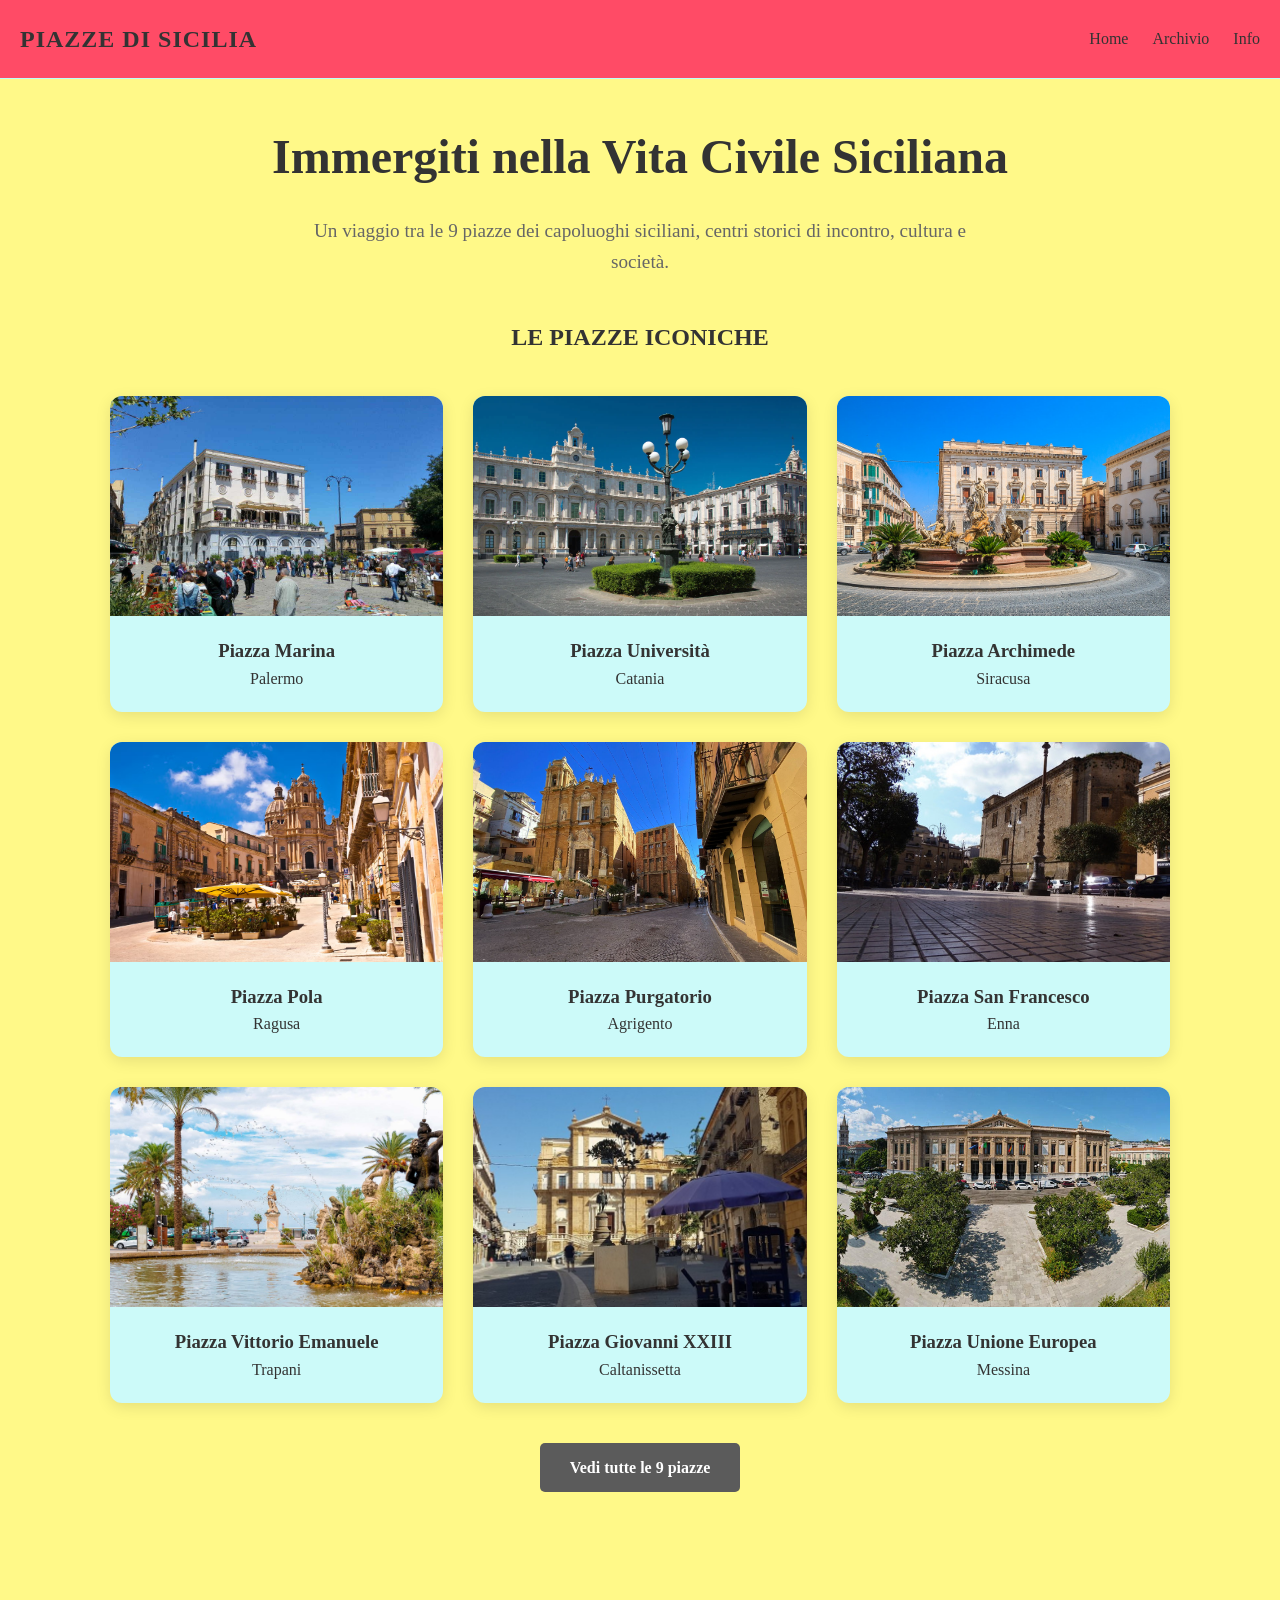
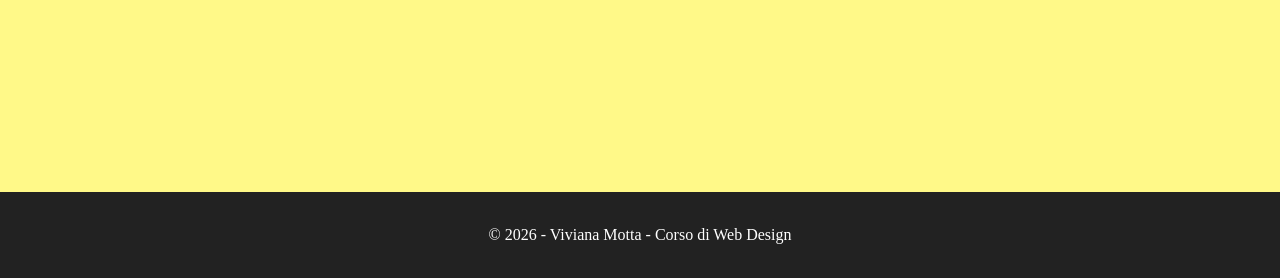
<file: index.html>
<!DOCTYPE html>
<html lang="it">
<head>
    <meta charset="UTF-8">
    <meta name="viewport" content="width=device-width, initial-scale=1.0">
    <title>Piazze di Sicilia | Home</title>
    <link rel="stylesheet" href="style.css">
</head>
<body>
    <header>
        <div class="logo">PIAZZE DI SICILIA</div>
        <nav>
            <a href="index.html">Home</a>
            <a href="archivio.html">Archivio</a>
            <a href="info.html">Info</a>
        </nav>
    </header>

    <main class="container" style="text-align: center;">
        <h1 style="font-size: 3rem; margin-bottom: 20px;">Immergiti nella Vita Civile Siciliana</h1>
        <p style="font-size: 1.2rem; color: #666; max-width: 700px; margin: 0 auto 40px;">Un viaggio tra le 9 piazze dei capoluoghi siciliani, centri storici di incontro, cultura e società.</p>
        </main>

    <section class="container">
    <h2 style="text-align: center; margin-bottom: 40px;">LE PIAZZE ICONICHE</h2>
    
    <div class="grid-piazze">
        <a href="piazze/piazza-marina.html" class="card">
            <div class="card-img-container">
                <img src="immagini/piazza-marina.jpg" alt="Piazza Marina">
            </div>
            <div class="card-text">
                <h3>Piazza Marina</h3>
                <p>Palermo</p>
            </div>
        </a>

        <a href="piazze/piazza-universita.html" class="card">
            <div class="card-img-container">
                <img src="immagini/piazza-universita-2.jpg" alt="Piazza Università">
            </div>
            <div class="card-text">
                <h3>Piazza Università</h3>
                <p>Catania</p>
            </div>
        </a>

        <a href="piazze/piazza-archimede.html" class="card">
            <div class="card-img-container">
                <img src="immagini/piazza-archimede.jpg" alt="Piazza Archimede">
            </div>
            <div class="card-text">
                <h3>Piazza Archimede</h3>
                <p>Siracusa</p>
            </div>
        </a>

        <a href="piazze/piazza-pola.html" class="card">
            <div class="card-img-container">
                <img src="immagini/piazza-pola.jpg" alt="Piazza Pola">
            </div>
            <div class="card-text">
                <h3>Piazza Pola</h3>
                <p>Ragusa</p>
            </div>
        </a>

        <a href="piazze/piazza-purgatorio.html" class="card">
            <div class="card-img-container">
                <img src="immagini/piazza-purgatorio.jpg" alt="Piazza Purgatorio">
            </div>
            <div class="card-text">
                <h3>Piazza Purgatorio</h3>
                <p>Agrigento</p>
            </div>
        </a>
        
        <a href="piazze/piazza-san-francesco.html" class="card">
            <div class="card-img-container">
                <img src="immagini/piazza-san-francesco-2.jpg" alt="Piazza San Francesco">
            </div>
            <div class="card-text">
                <h3>Piazza San Francesco</h3>
                <p>Enna</p>
            </div>
        </a>

        <a href="piazze/piazza-vittorio-emanuele.html" class="card">
            <div class="card-img-container">
                <img src="immagini/piazza-vittorio-emanuele.jpg" alt="Piazza Vittorio Emanuele">
            </div>
            <div class="card-text">
                <h3>Piazza Vittorio Emanuele</h3>
                <p>Trapani</p>
            </div>
        </a>

        <a href="piazze/piazza-giovanni-xxiii.html" class="card">
            <div class="card-img-container">
                <img src="immagini/piazza-giovanni-xxiii.jpg" alt="Piazza Giovanni XXIII">
            </div>
            <div class="card-text">
                <h3>Piazza Giovanni XXIII</h3>
                <p>Caltanissetta</p>
            </div>
        </a>

      <a href="piazze/piazza-unione-europea.html" class="card">
            <div class="card-img-container">
                <img src="immagini/piazza-unione-europea.jpg" alt="Piazza Unione Europea">
            </div>
            <div class="card-text">
                <h3>Piazza Unione Europea</h3>
                <p>Messina</p>
            </div>
        </a>

    </div>

    <div style="text-align: center; margin-top: 40px;">
        <a href="archivio.html" class="btn">Vedi tutte le 9 piazze</a>
    </div>
    
</section>
<footer>
        <p>© 2026 - Viviana Motta - Corso di Web Design</p>
    </footer>

</body>
</html>
</file>
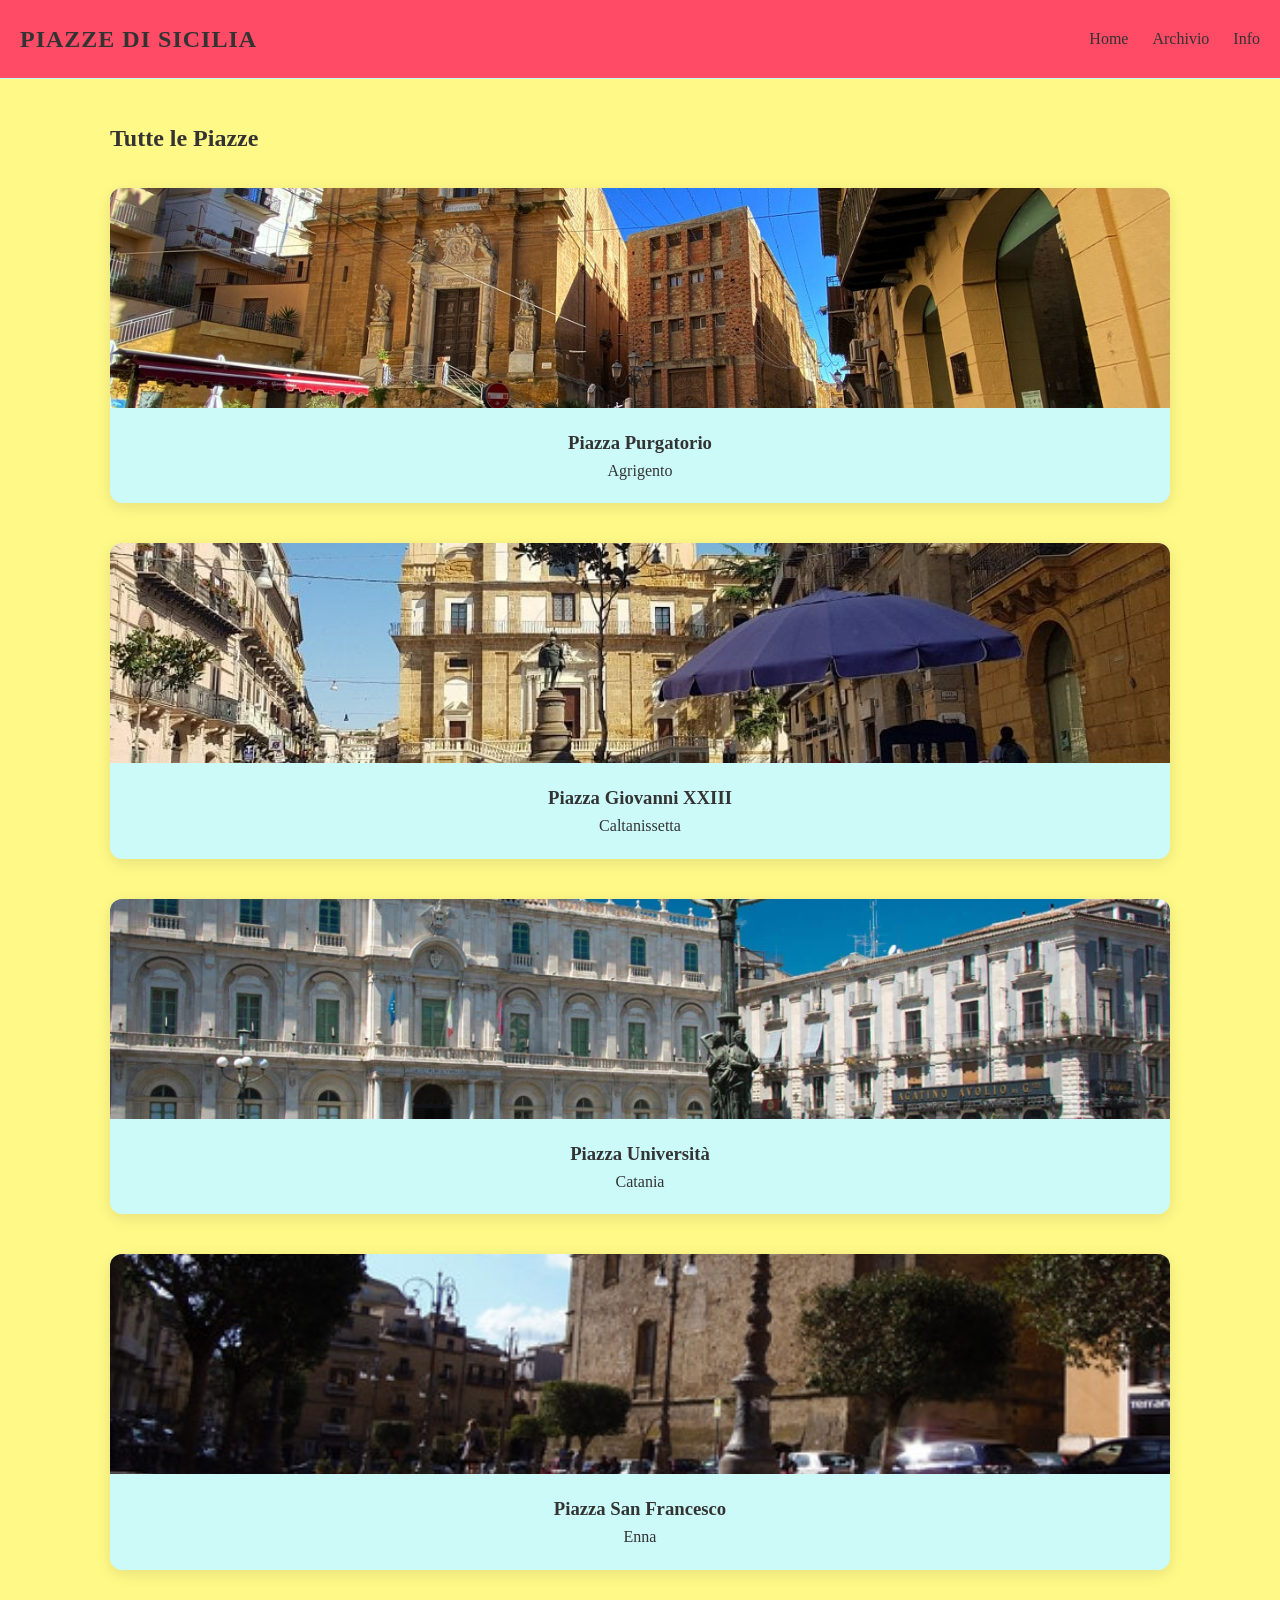
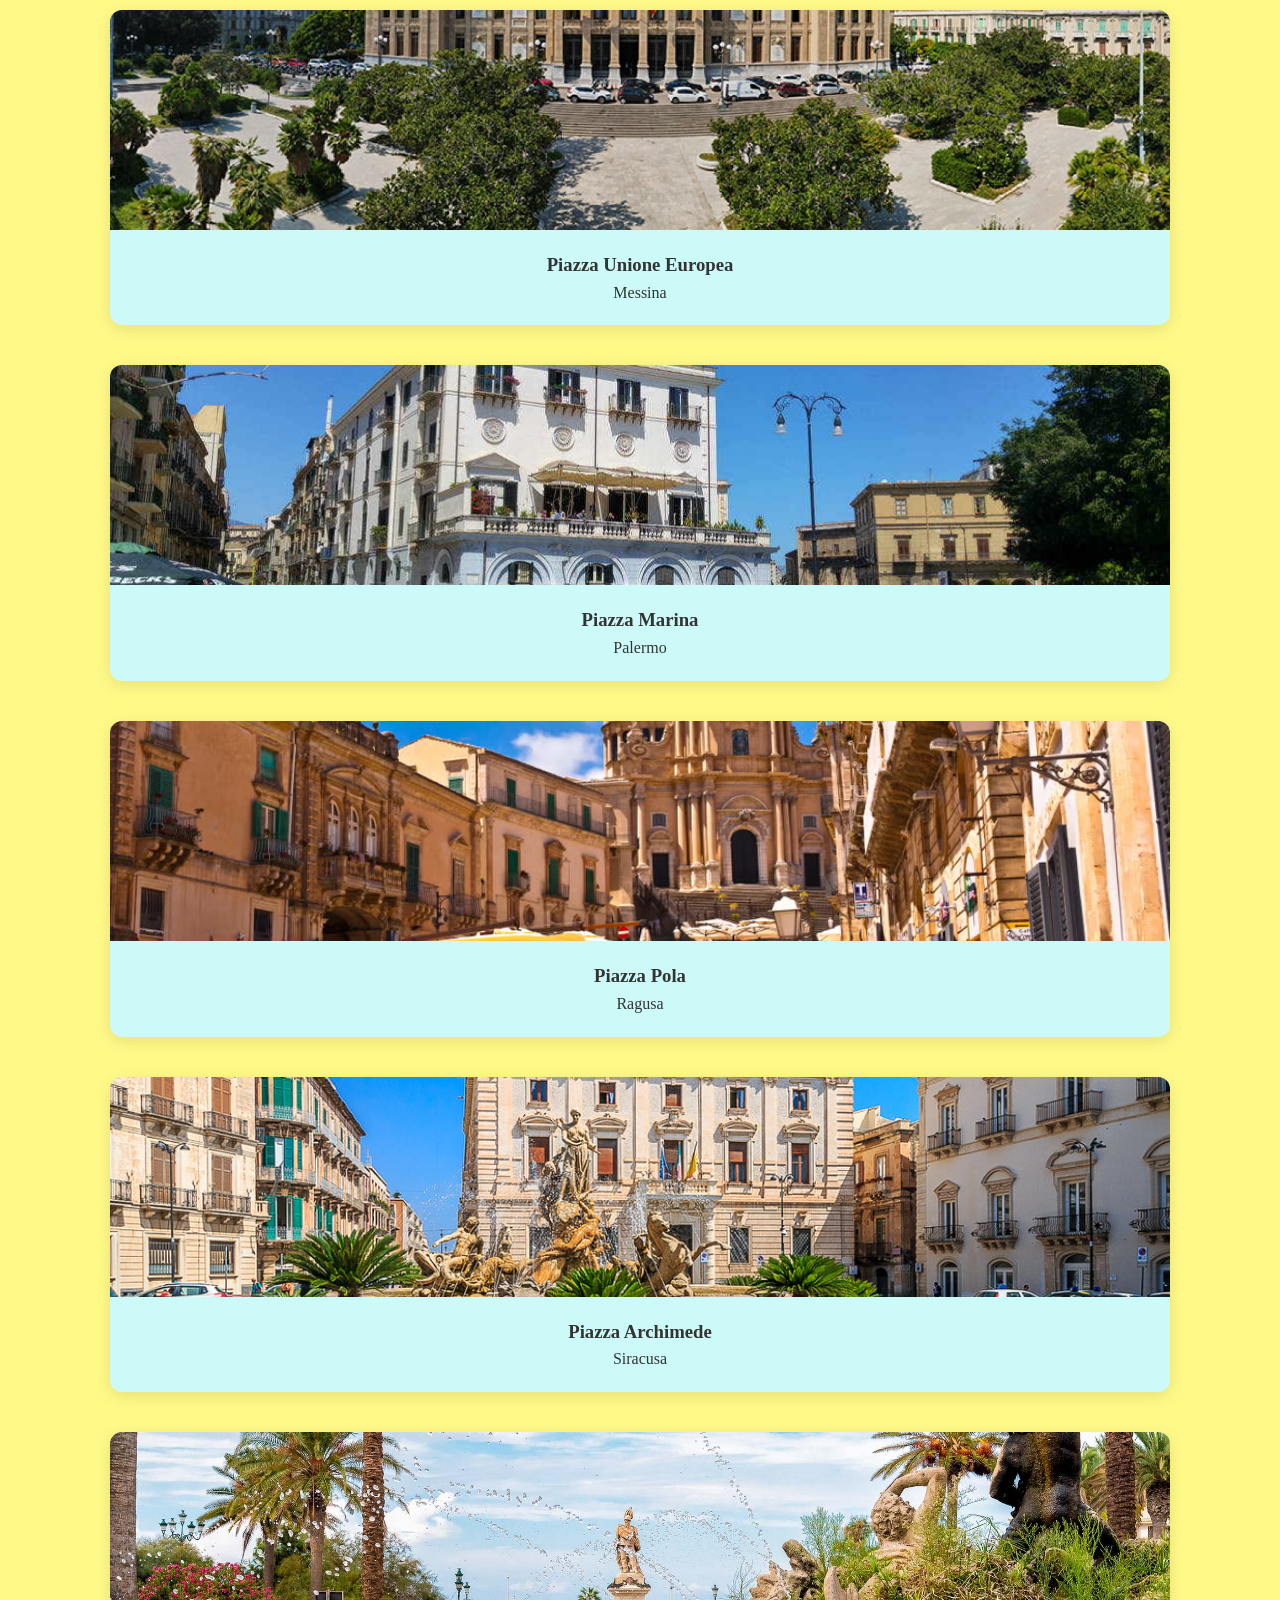
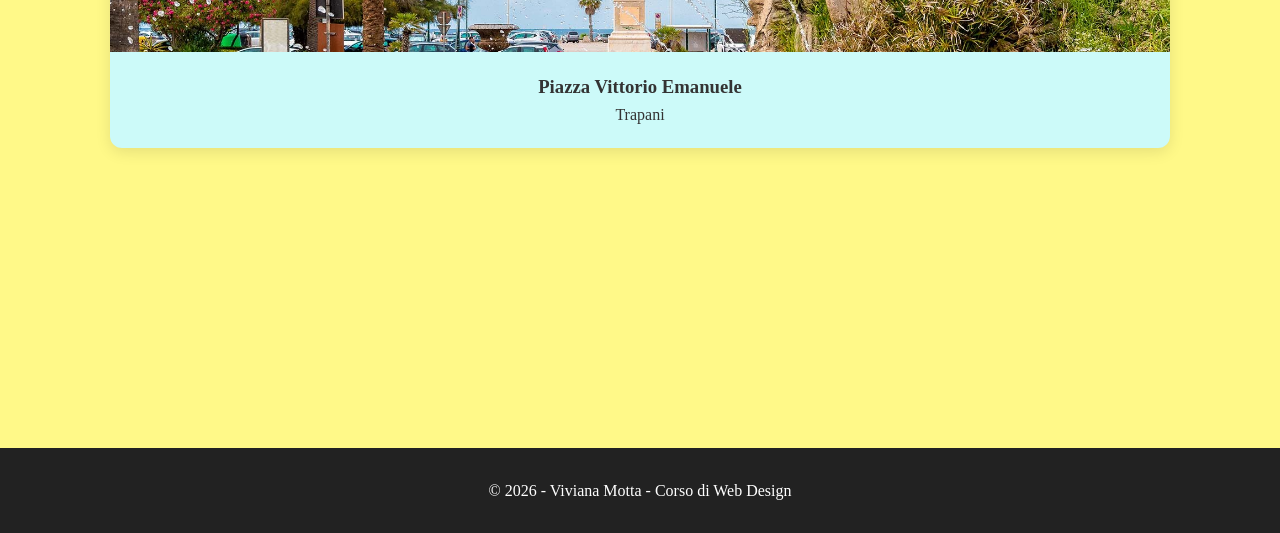
<file: archivio.html>
<!DOCTYPE html>
<html lang="it">
<head>
    <meta charset="UTF-8">
    <meta name="viewport" content="width=device-width, initial-scale=1.0">
    <title>Archivio Piazze</title>
    <link rel="stylesheet" href="style.css">
</head>
<body>
    <header>
        <div class="logo">PIAZZE DI SICILIA</div>
        <nav>
            <a href="index.html">Home</a>
            <a href="archivio.html">Archivio</a>
            <a href="info.html">Info</a>
        </nav>
    </header>

    <div class="container">
        <h2 style="margin-bottom: 30px;">Tutte le Piazze</h2>
        <div class="grid-piazze">
            
            <a href="piazze/piazza-purgatorio.html" class="card">
                <div class="card-img-container">
                    <img src="immagini/piazza-purgatorio.jpg" alt="Piazza Agrigento">
                </div>
                <div class="card-text">
                    <h3>Piazza Purgatorio</h3>
                    <p>Agrigento</p>
                </div>
            </a>

            </div>
    </div>

    <div class="container">
        <div class="grid-piazze">
            
            <a href="piazze/piazza-giovanni-xxiii.html" class="card">
                <div class="card-img-container">
                    <img src="immagini/piazza-giovanni-xxiii.jpg" alt="Piazza Giovanni XXIII">
                </div>
                <div class="card-text">
                    <h3>Piazza Giovanni XXIII</h3>
                    <p>Caltanissetta</p>
                </div>
            </a>

            </div>
    </div>

    <div class="container">
        <div class="grid-piazze">
            
            <a href="piazze/piazza-universita.html" class="card">
                <div class="card-img-container">
                    <img src="immagini/piazza-universita-2.jpg" alt="Piazza Università">
                </div>
                <div class="card-text">
                    <h3>Piazza Università</h3>
                    <p>Catania</p>
                </div>
            </a>

            </div>
    </div>

    <div class="container">
        <div class="grid-piazze">
            
            <a href="piazze/piazza-san-francesco.html" class="card">
                <div class="card-img-container">
                    <img src="immagini/piazza-san-francesco-2.jpg" alt="Piazza San Francesco">
                </div>
                <div class="card-text">
                    <h3>Piazza San Francesco</h3>
                    <p>Enna</p>
                </div>
            </a>

            </div>
    </div>

    <div class="container">
        <div class="grid-piazze">
            
            <a href="piazze/piazza-unione-europea.html" class="card">
                <div class="card-img-container">
                    <img src="immagini/piazza-unione-europea.jpg" alt="Piazza Unione Europea">
                </div>
                <div class="card-text">
                    <h3>Piazza Unione Europea</h3>
                    <p>Messina</p>
                </div>
            </a>

            </div>
    </div>

    <div class="container">
        <div class="grid-piazze">
            
            <a href="piazze/piazza-marina.html" class="card">
                <div class="card-img-container">
                    <img src="immagini/piazza-marina.jpg" alt="Piazza Marina">
                </div>
                <div class="card-text">
                    <h3>Piazza Marina</h3>
                    <p>Palermo</p>
                </div>
            </a>

            </div>
    </div>

<div class="container">
        <div class="grid-piazze">
            
            <a href="piazze/piazza-pola.html" class="card">
                <div class="card-img-container">
                    <img src="immagini/piazza-pola.jpg" alt="Piazza Pola">
                </div>
                <div class="card-text">
                    <h3>Piazza Pola</h3>
                    <p>Ragusa</p>
                </div>
            </a>

            </div>
    </div>

<div class="container">
        <div class="grid-piazze">
            
            <a href="piazze/piazza-archimede.html" class="card">
                <div class="card-img-container">
                    <img src="immagini/piazza-archimede.jpg" alt="Piazza Archimede">
                </div>
                <div class="card-text">
                    <h3>Piazza Archimede</h3>
                    <p>Siracusa</p>
                </div>
            </a>

            </div>
    </div>

<div class="container">
        <div class="grid-piazze">
            
            <a href="piazze/piazza-vittorio-emanuele.html" class="card">
                <div class="card-img-container">
                    <img src="immagini/piazza-vittorio-emanuele.jpg" alt="Piazza Vittorio Emanuele">
                </div>
                <div class="card-text">
                    <h3>Piazza Vittorio Emanuele</h3>
                    <p>Trapani</p>
                </div>
            </a>

            </div>
    </div>

    <footer>
        <p>© 2026 -  Viviana Motta - Corso di Web Design</p>
    </footer>
</body>
</html>
</file>
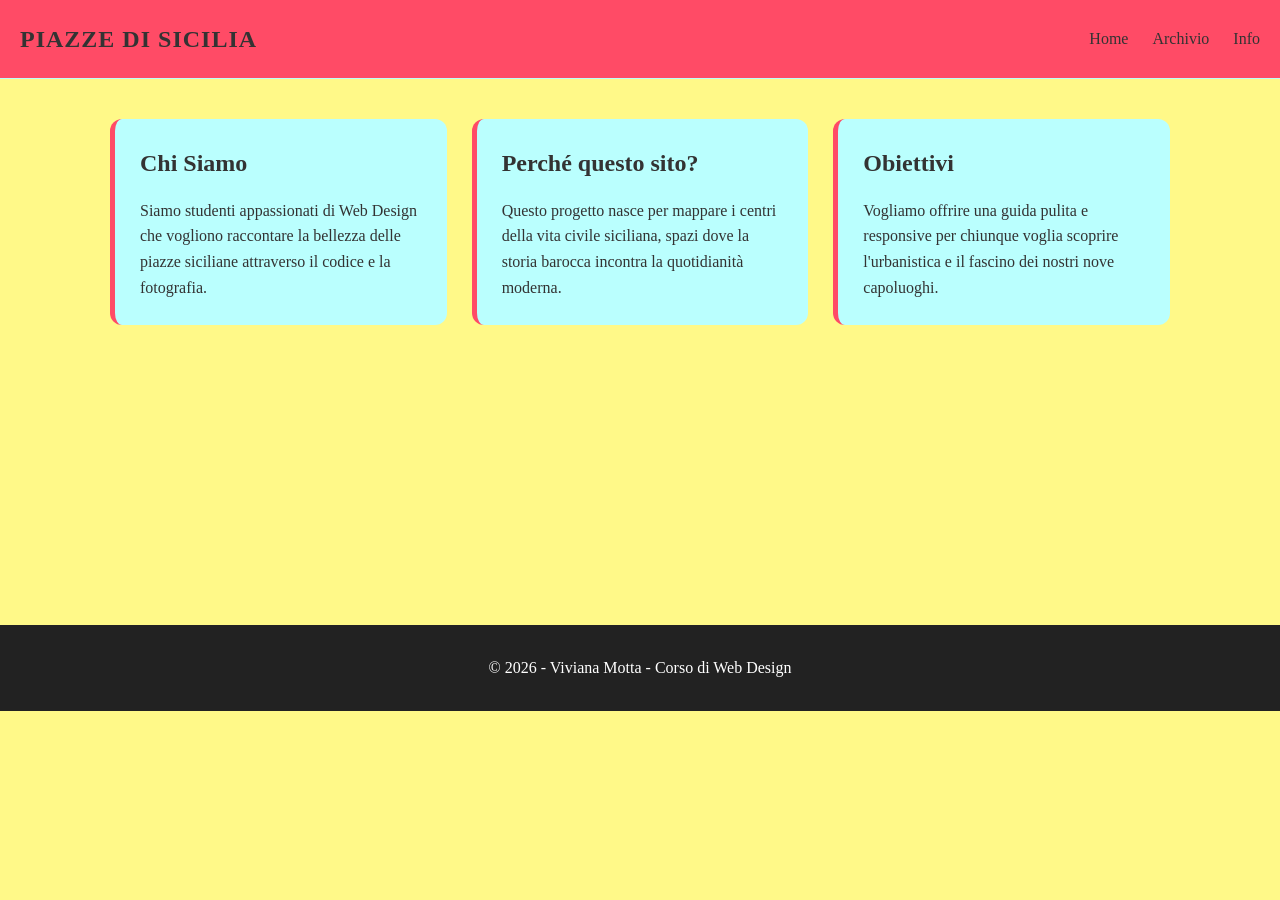
<file: info.html>
<!DOCTYPE html>
<html lang="it">
<head>
    <meta charset="UTF-8">
    <meta name="viewport" content="width=device-width, initial-scale=1.0">
    <title>Info - Piazze di Sicilia</title>
    <link rel="stylesheet" href="style.css">
</head>
<body>

    <header>
        <div class="logo">PIAZZE DI SICILIA</div>
        <nav>
            <a href="index.html">Home</a>
            <a href="archivio.html">Archivio</a>
            <a href="info.html">Info</a>
        </nav>
    </header>

    <main class="container">

            <div class="info-content">
                <article class="info-block">
                    <h2>Chi Siamo</h2>
                    <p>Siamo studenti appassionati di Web Design che vogliono raccontare la bellezza delle piazze siciliane attraverso il codice e la fotografia.</p>
                </article>

                <article class="info-block">
                    <h2>Perché questo sito?</h2>
                    <p>Questo progetto nasce per mappare i centri della vita civile siciliana, spazi dove la storia barocca incontra la quotidianità moderna.</p>
                </article>

                <article class="info-block">
                    <h2>Obiettivi</h2>
                    <p>Vogliamo offrire una guida pulita e responsive per chiunque voglia scoprire l'urbanistica e il fascino dei nostri nove capoluoghi.</p>
                </article>
            </div>
        </section>
    </main>

    <footer>
        <p>© 2026 - Viviana Motta - Corso di Web Design</p>
    </footer>

</body>
</html>
</file>
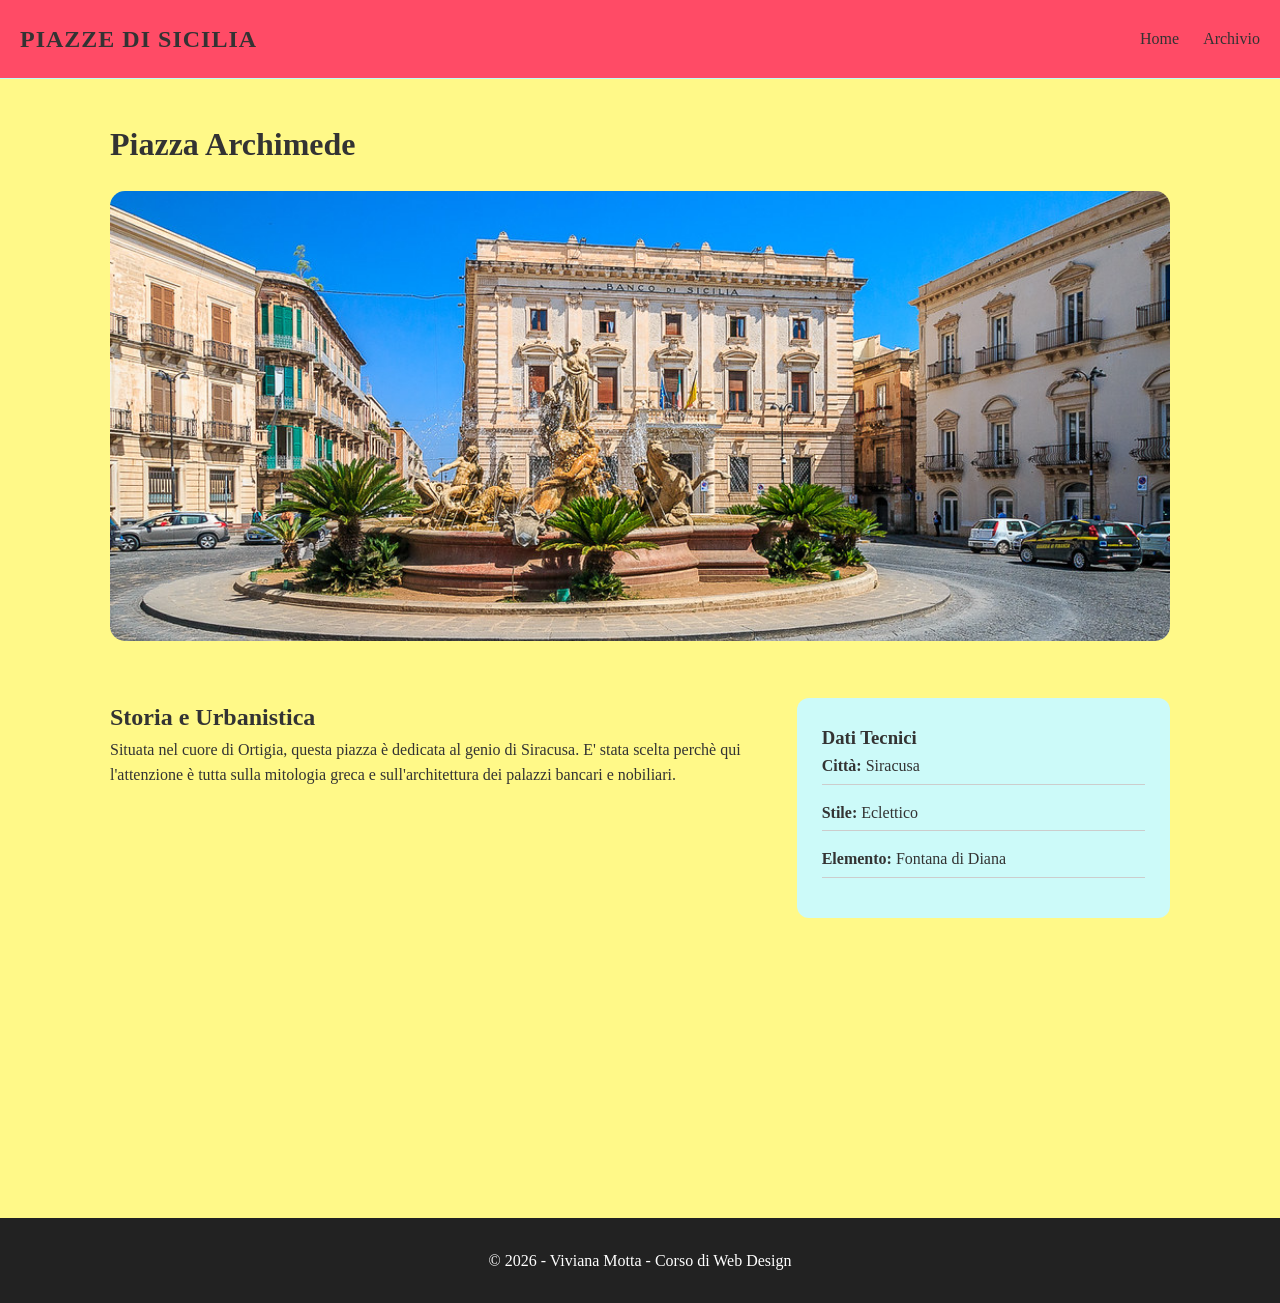
<file: piazze/piazza-archimede.html>
<!DOCTYPE html>
<html lang="it">
<head>
    <meta charset="UTF-8">
    <meta name="viewport" content="width=device-width, initial-scale=1.0">
    <title>Piazza Archimede - Siracusa</title>
    <link rel="stylesheet" href="../style.css"> </head>
<body>
    <header>
        <div class="logo">PIAZZE DI SICILIA</div>
        <nav>
            <a href="../index.html">Home</a>
            <a href="../archivio.html">Archivio</a>
        </nav>
    </header>

    <main class="container">
        <h1>Piazza Archimede</h1>
        <div class="detail-header">
            <img src="../immagini/piazza-archimede.jpg" alt="Piazza Archimede">
        </div>

        <div class="content-flex">
            <article class="storia">
                <h2>Storia e Urbanistica</h2>
                <p>Situata nel cuore di Ortigia, questa piazza è dedicata al genio di Siracusa. E' stata scelta perchè
                    qui l'attenzione è tutta sulla mitologia greca e sull'architettura dei palazzi bancari e nobiliari.</p>
            </article>

            <aside class="dati-box">
                <h3>Dati Tecnici</h3>
                <ul>
                    <li><strong>Città:</strong> Siracusa</li>
                    <li><strong>Stile:</strong> Eclettico</li>
                    <li><strong>Elemento:</strong> Fontana di Diana</li>
                </ul>
            </aside>
        </div>
    </main>

    <footer>
        <p>© 2026 - Viviana Motta - Corso di Web Design</p>
    </footer>
</body>
</html>
</file>
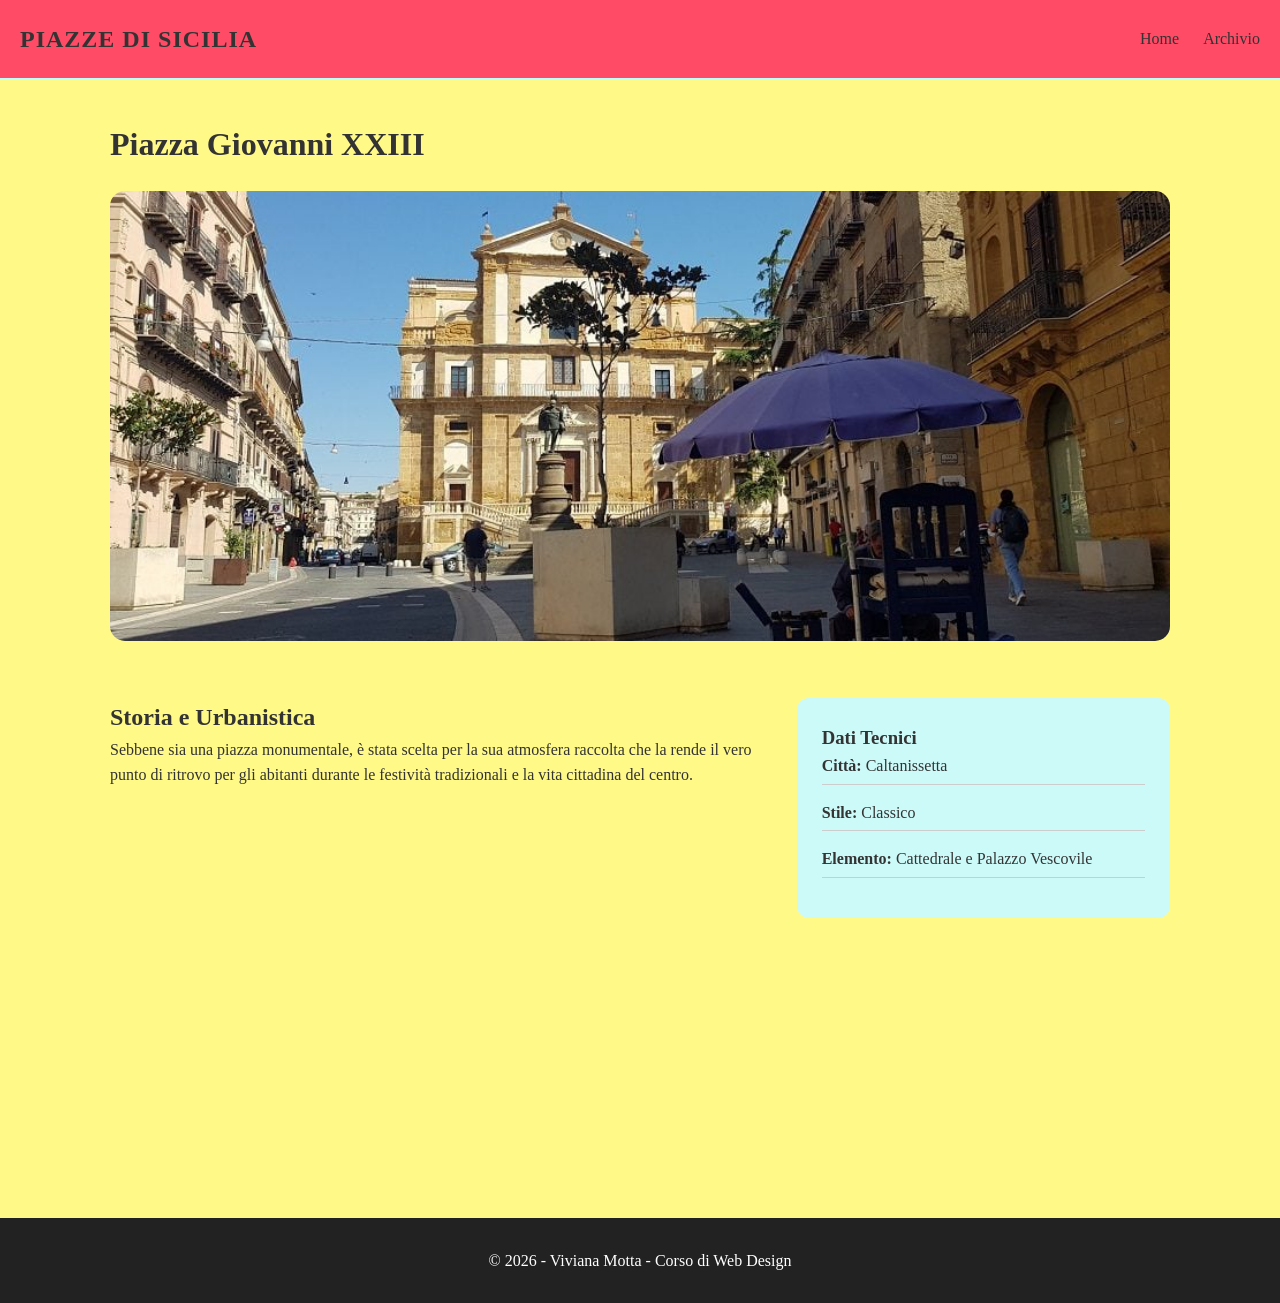
<file: piazze/piazza-giovanni-xxiii.html>
<!DOCTYPE html>
<html lang="it">
<head>
    <meta charset="UTF-8">
    <meta name="viewport" content="width=device-width, initial-scale=1.0">
    <title>Piazza Giovanni XXIII - Caltanissetta </title>
    <link rel="stylesheet" href="../style.css"> </head>
<body>
    <header>
        <div class="logo">PIAZZE DI SICILIA</div>
        <nav>
            <a href="../index.html">Home</a>
            <a href="../archivio.html">Archivio</a>
        </nav>
    </header>

    <main class="container">
        <h1>Piazza Giovanni XXIII</h1>
        <div class="detail-header">
            <img src="../immagini/piazza-giovanni-xxiii.jpg" alt="Piazza Giovanni XXIII">
        </div>

        <div class="content-flex">
            <article class="storia">
                <h2>Storia e Urbanistica</h2>
                <p>Sebbene sia una piazza monumentale, è stata scelta per la sua atmosfera raccolta
                    che la rende il vero punto di ritrovo per gli abitanti durante le festività tradizionali e la vita cittadina del centro.</p>
            </article>

            <aside class="dati-box">
                <h3>Dati Tecnici</h3>
                <ul>
                    <li><strong>Città:</strong> Caltanissetta</li>
                    <li><strong>Stile:</strong> Classico</li>
                    <li><strong>Elemento:</strong> Cattedrale e Palazzo Vescovile</li>
                </ul>
            </aside>
        </div>
    </main>

    <footer>
        <p>© 2026 - Viviana Motta - Corso di Web Design</p>
    </footer>
</body>
</html>
</file>
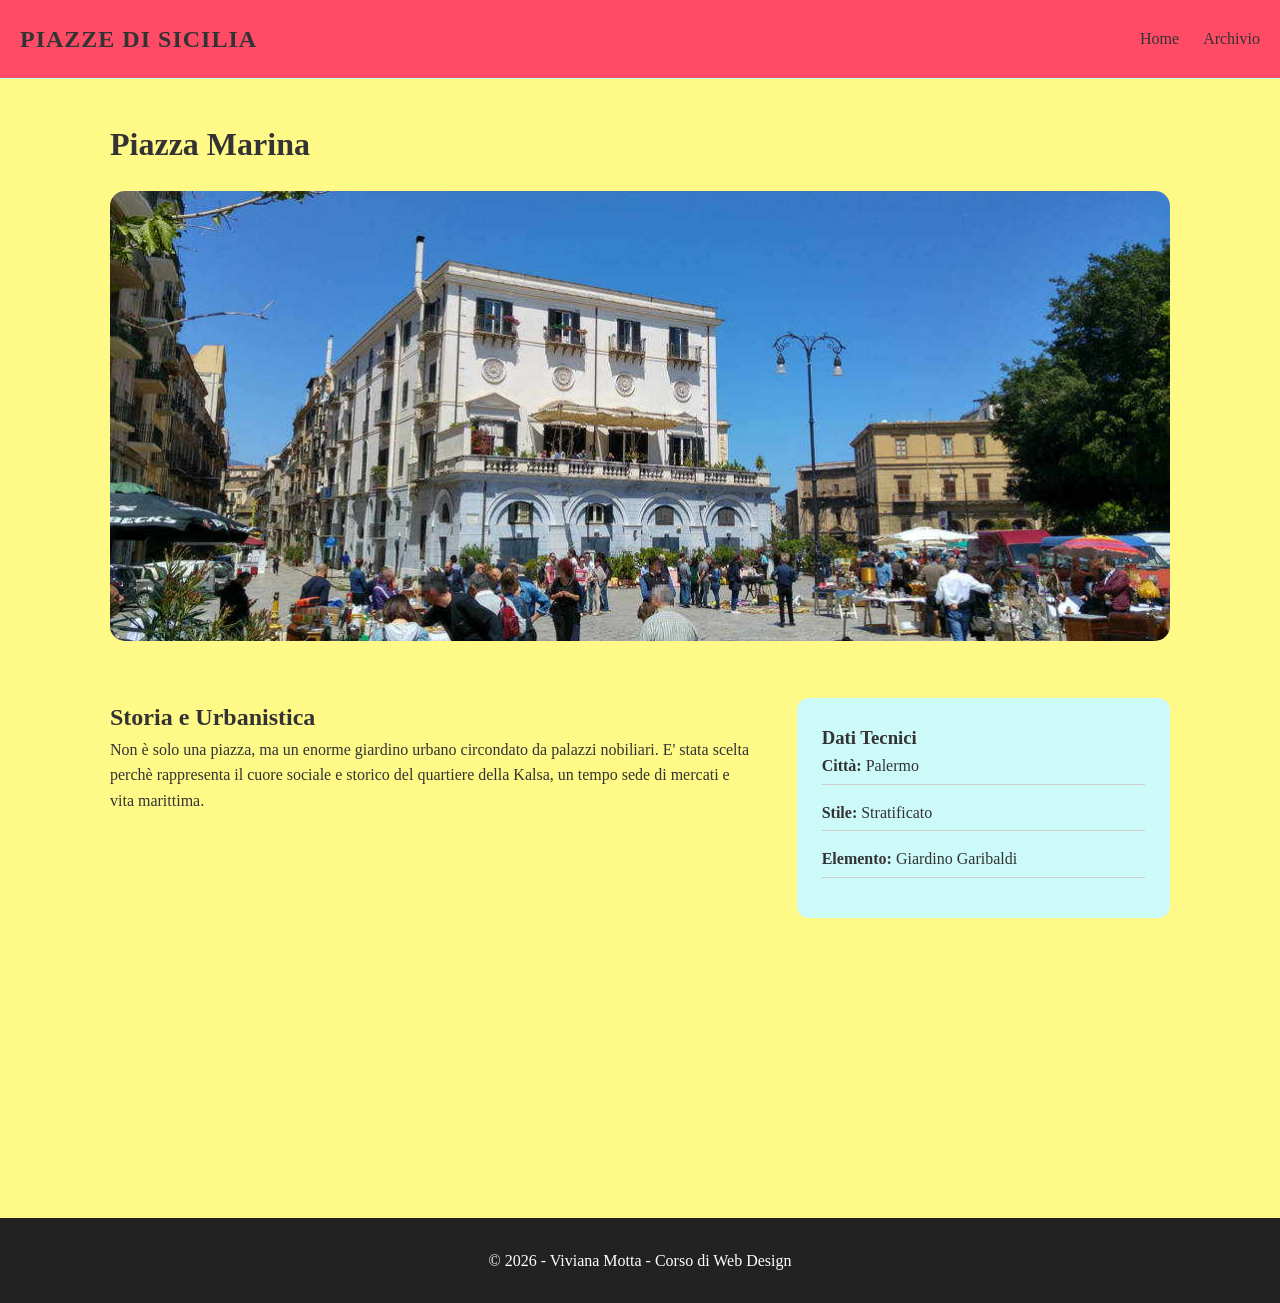
<file: piazze/piazza-marina.html>
<!DOCTYPE html>
<html lang="it">
<head>
    <meta charset="UTF-8">
    <meta name="viewport" content="width=device-width, initial-scale=1.0">
    <title>Piazza Marina - Palermo</title>
    <link rel="stylesheet" href="../style.css"> </head>
<body>
    <header>
        <div class="logo">PIAZZE DI SICILIA</div>
        <nav>
            <a href="../index.html">Home</a>
            <a href="../archivio.html">Archivio</a>
        </nav>
    </header>

    <main class="container">
        <h1>Piazza Marina</h1>
        <div class="detail-header">
            <img src="../immagini/piazza-marina.jpg" alt="Piazza Marina">
        </div>

        <div class="content-flex">
            <article class="storia">
                <h2>Storia e Urbanistica</h2>
                <p> Non è solo una piazza, ma un enorme giardino urbano circondato da palazzi nobiliari.
                    E' stata scelta perchè rappresenta il cuore sociale e storico del quartiere della Kalsa, un tempo sede
                    di mercati e vita marittima.</p>
            </article>

            <aside class="dati-box">
                <h3>Dati Tecnici</h3>
                <ul>
                    <li><strong>Città:</strong> Palermo</li>
                    <li><strong>Stile:</strong> Stratificato</li>
                    <li><strong>Elemento:</strong> Giardino Garibaldi</li>
                </ul>
            </aside>
        </div>
    </main>

    <footer>
        <p>© 2026 - Viviana Motta - Corso di Web Design</p>
    </footer>
</body>
</html>
</file>
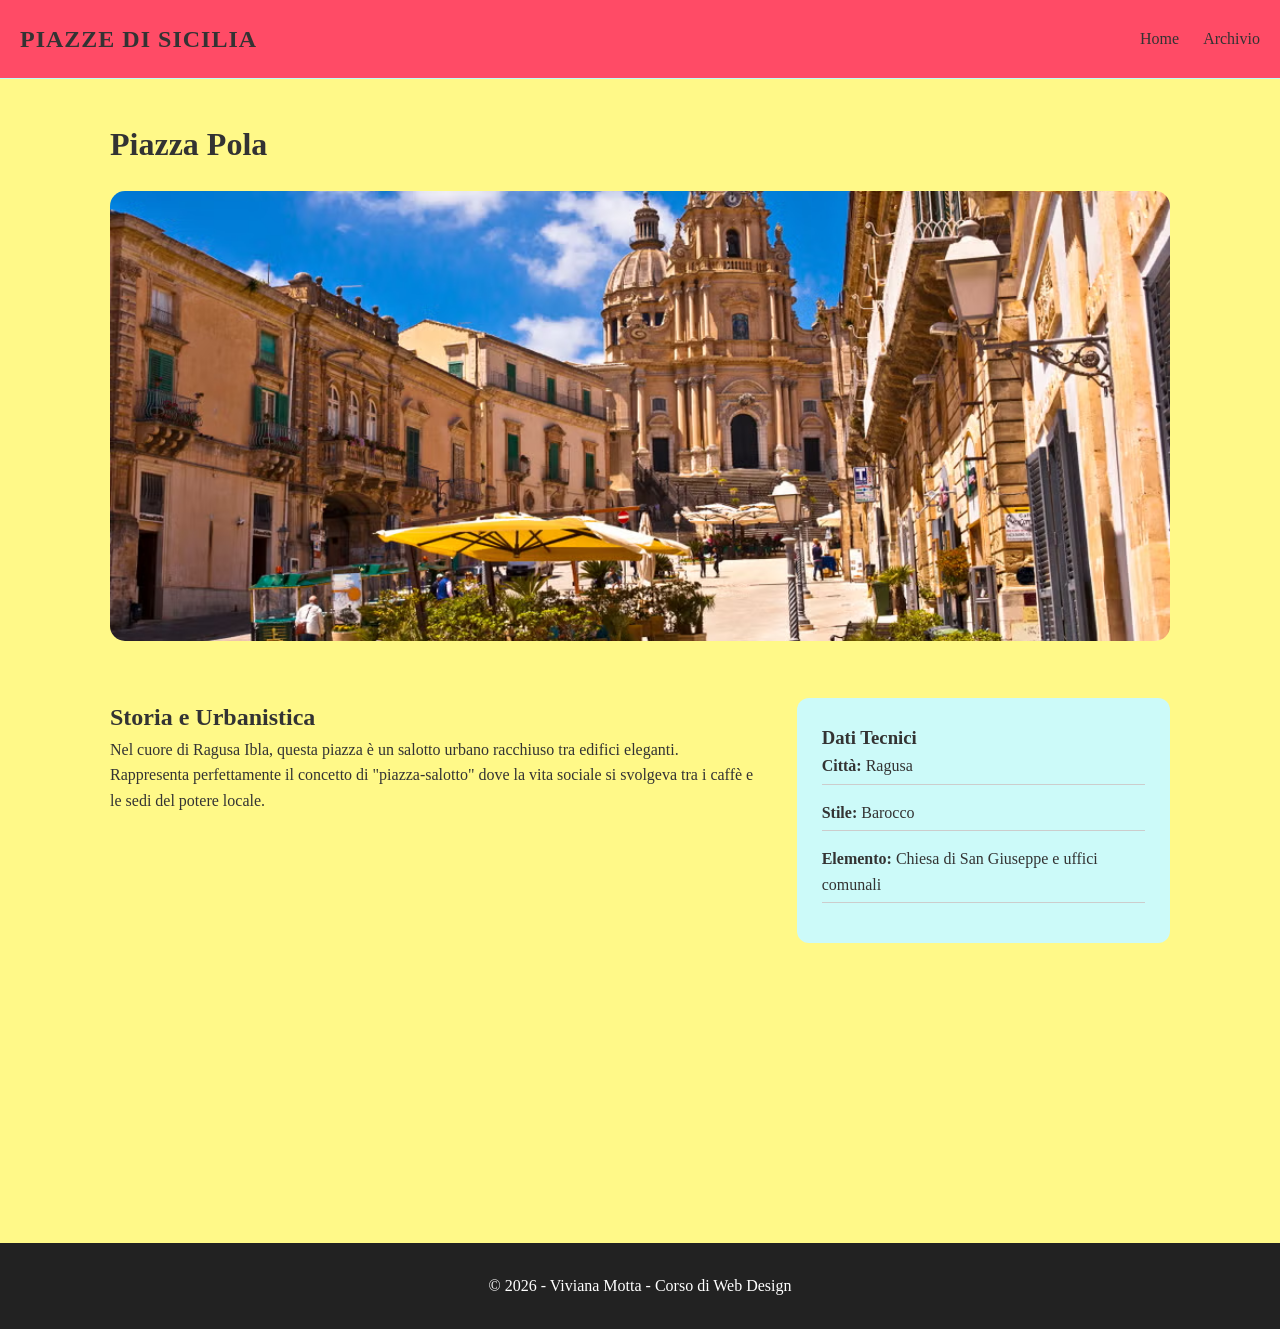
<file: piazze/piazza-pola.html>
<!DOCTYPE html>
<html lang="it">
<head>
    <meta charset="UTF-8">
    <meta name="viewport" content="width=device-width, initial-scale=1.0">
    <title>Piazza Pola - Ragusa</title>
    <link rel="stylesheet" href="../style.css"> </head>
<body>
    <header>
        <div class="logo">PIAZZE DI SICILIA</div>
        <nav>
            <a href="../index.html">Home</a>
            <a href="../archivio.html">Archivio</a>
        </nav>
    </header>

    <main class="container">
        <h1>Piazza Pola</h1>
        <div class="detail-header">
            <img src="../immagini/piazza-pola.jpg" alt="Piazza Pola">
        </div>

        <div class="content-flex">
            <article class="storia">
                <h2>Storia e Urbanistica</h2>
                <p>Nel cuore di Ragusa Ibla, questa piazza è un salotto urbano racchiuso tra edifici eleganti.
                    Rappresenta perfettamente il concetto di "piazza-salotto" dove la vita sociale si svolgeva tra i caffè
                    e le sedi del potere locale.
                </p>
            </article>

            <aside class="dati-box">
                <h3>Dati Tecnici</h3>
                <ul>
                    <li><strong>Città:</strong> Ragusa</li>
                    <li><strong>Stile:</strong> Barocco</li>
                    <li><strong>Elemento:</strong> Chiesa di San Giuseppe e uffici comunali</li>
                </ul>
            </aside>
        </div>
    </main>

    <footer>
        <p>© 2026 - Viviana Motta - Corso di Web Design</p>
    </footer>
</body>
</html>
</file>
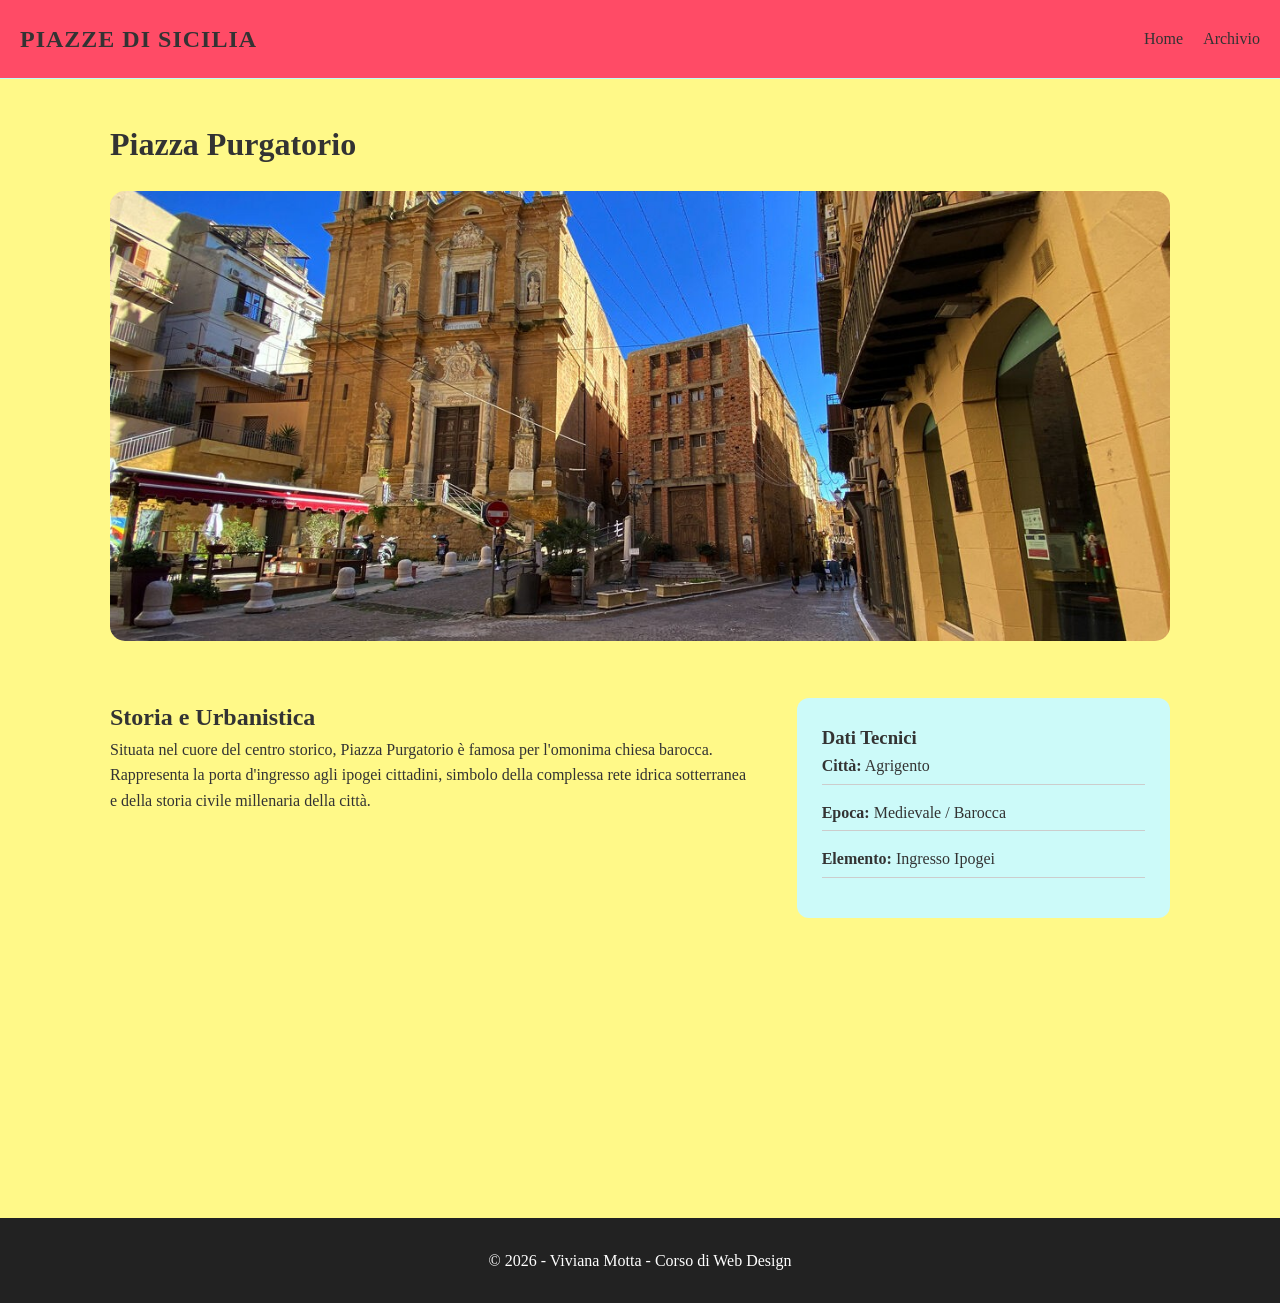
<file: piazze/piazza-purgatorio.html>
<!DOCTYPE html>
<html lang="it">
<head>
    <meta charset="UTF-8">
    <meta name="viewport" content="width=device-width, initial-scale=1.0">
    <title>Piazza Purgatorio - Agrigento</title>
    <link rel="stylesheet" href="../style.css">
</head>
<body>
    <header>
        <div class="logo">PIAZZE DI SICILIA</div>
        <nav><a href="../index.html">Home</a><a href="../archivio.html">Archivio</a></nav>
    </header>
    <main class="container">
        <h1>Piazza Purgatorio</h1>
        <div class="detail-header"><img src="../immagini/piazza-purgatorio.jpg" alt="Piazza Purgatorio"></div>
        <div class="content-flex">
            <article class="storia">
                <h2>Storia e Urbanistica</h2>
                <p>Situata nel cuore del centro storico, Piazza Purgatorio è famosa per l'omonima chiesa barocca. Rappresenta la porta d'ingresso agli ipogei cittadini, simbolo della complessa rete idrica sotterranea e della storia civile millenaria della città.</p>
            </article>
            <aside class="dati-box">
                <h3>Dati Tecnici</h3>
                <ul>
                    <li><strong>Città:</strong> Agrigento</li>
                    <li><strong>Epoca:</strong> Medievale / Barocca</li>
                    <li><strong>Elemento:</strong> Ingresso Ipogei</li>
                </ul>
            </aside>
        </div>
    </main>
    <footer><p>© 2026 - Viviana Motta - Corso di Web Design</p></footer>
</body>
</html>
</file>
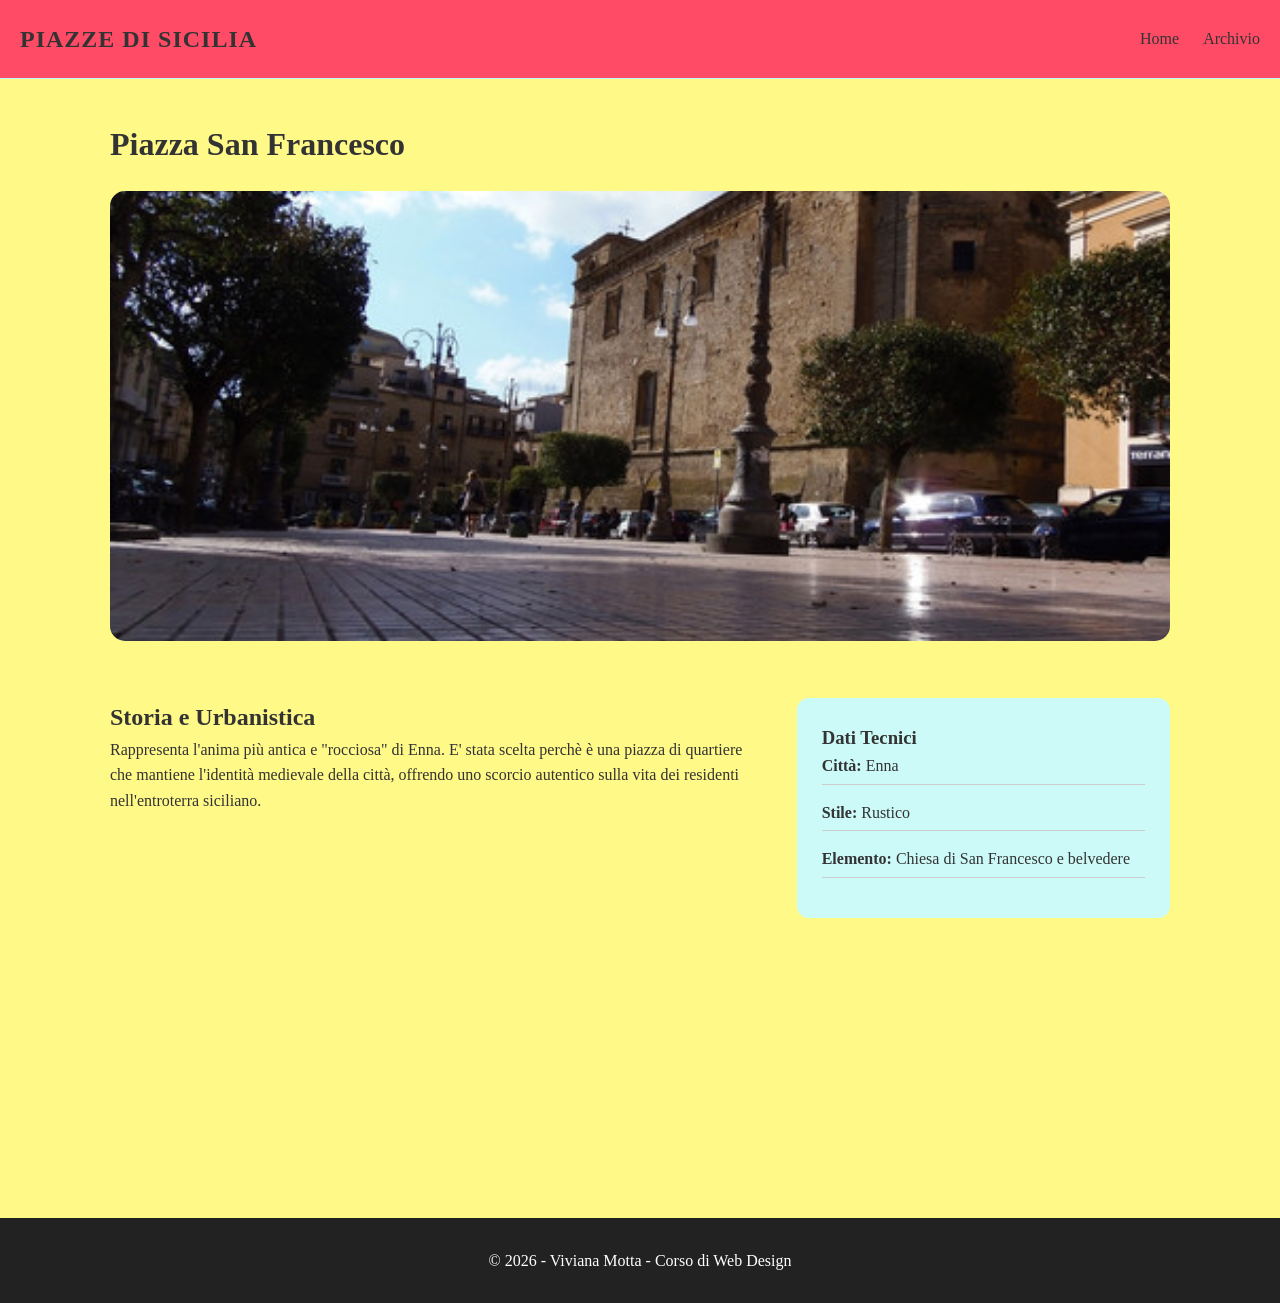
<file: piazze/piazza-san-francesco.html>
<!DOCTYPE html>
<html lang="it">
<head>
    <meta charset="UTF-8">
    <meta name="viewport" content="width=device-width, initial-scale=1.0">
    <title>Piazza San Francesco - Enna</title>
    <link rel="stylesheet" href="../style.css"> </head>
<body>
    <header>
        <div class="logo">PIAZZE DI SICILIA</div>
        <nav>
            <a href="../index.html">Home</a>
            <a href="../archivio.html">Archivio</a>
        </nav>
    </header>

    <main class="container">
        <h1>Piazza San Francesco</h1>
        <div class="detail-header">
            <img src="../immagini/piazza-san-francesco-2.jpg" alt="Piazza San Francesco">
        </div>

        <div class="content-flex">
            <article class="storia">
                <h2>Storia e Urbanistica</h2>
                <p>Rappresenta l'anima più antica e "rocciosa" di Enna.
                    E' stata scelta perchè è una piazza di quartiere che mantiene l'identità medievale della città, offrendo uno scorcio autentico
                    sulla vita dei residenti nell'entroterra siciliano.
                </p>
            </article>

            <aside class="dati-box">
                <h3>Dati Tecnici</h3>
                <ul>
                    <li><strong>Città:</strong> Enna</li>
                    <li><strong>Stile:</strong> Rustico</li>
                    <li><strong>Elemento:</strong> Chiesa di San Francesco e belvedere</li>
                </ul>
            </aside>
        </div>
    </main>

    <footer>
        <p>© 2026 - Viviana Motta - Corso di Web Design</p>
    </footer>
</body>
</html>
</file>
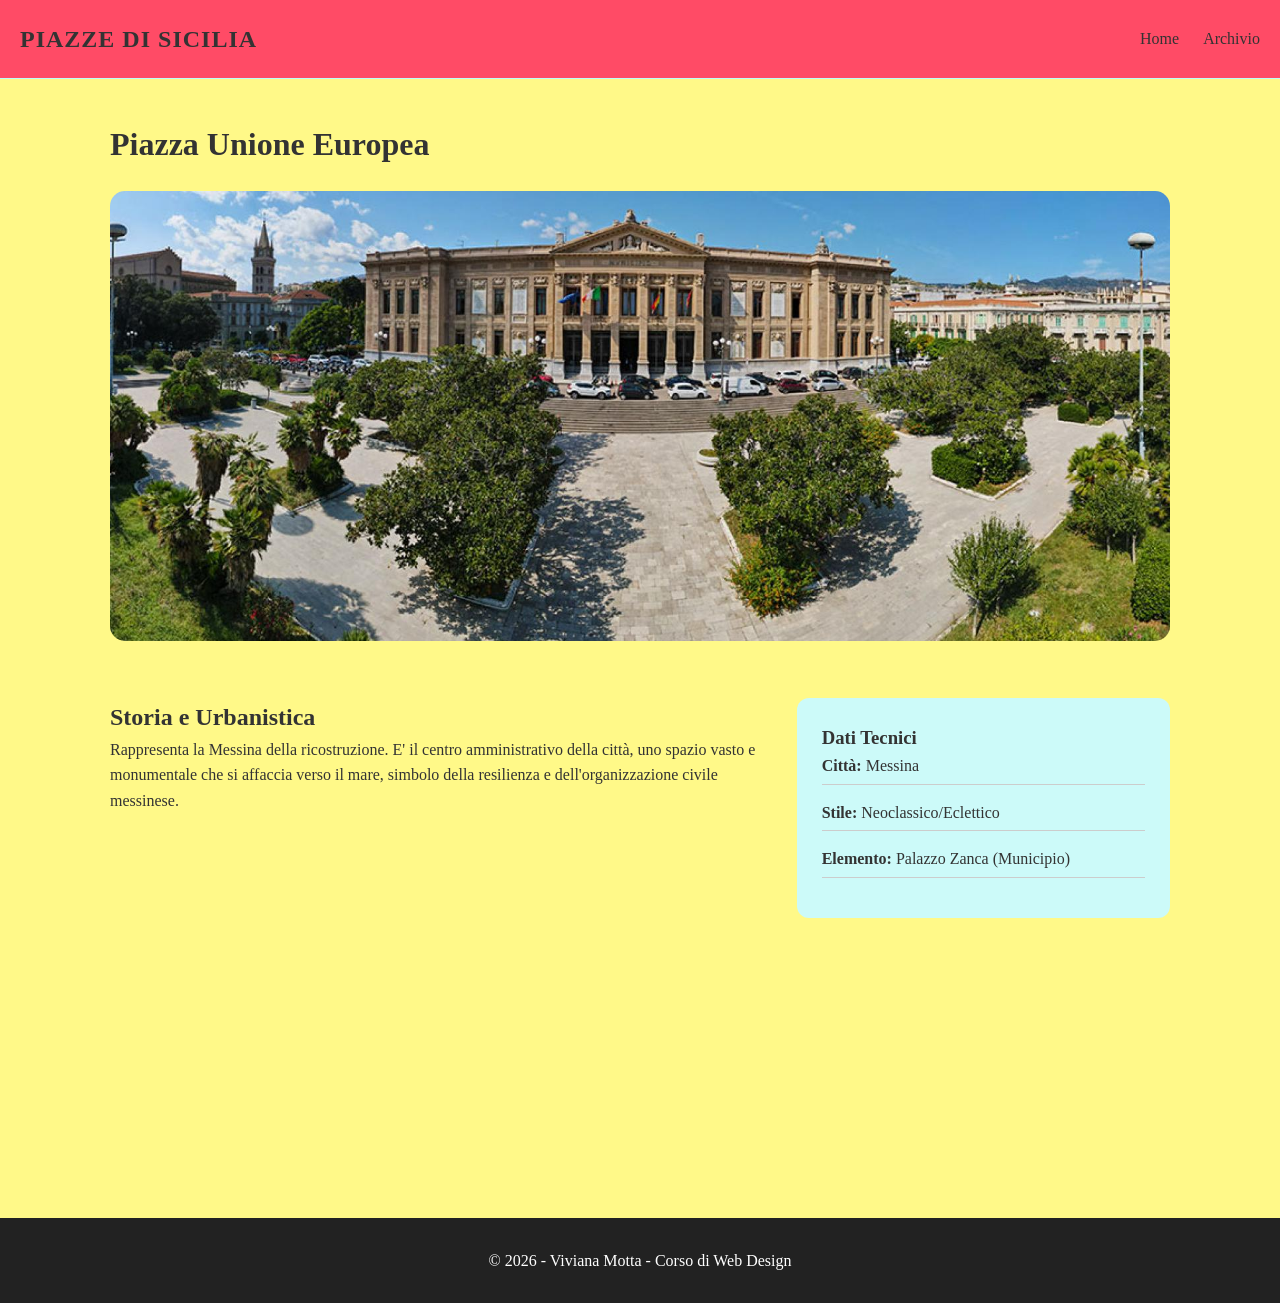
<file: piazze/piazza-unione-europea.html>
<!DOCTYPE html>
<html lang="it">
<head>
    <meta charset="UTF-8">
    <meta name="viewport" content="width=device-width, initial-scale=1.0">
    <title>Piazza Unione Europea - Messina</title>
    <link rel="stylesheet" href="../style.css"> </head>
<body>
    <header>
        <div class="logo">PIAZZE DI SICILIA</div>
        <nav>
            <a href="../index.html">Home</a>
            <a href="../archivio.html">Archivio</a>
        </nav>
    </header>

    <main class="container">
        <h1>Piazza Unione Europea</h1>
        <div class="detail-header">
            <img src="../immagini/piazza-unione-europea.jpg" alt="Piazza Unione Europea">
        </div>

        <div class="content-flex">
            <article class="storia">
                <h2>Storia e Urbanistica</h2>
                <p>Rappresenta la Messina della ricostruzione. E' il centro amministrativo della città, uno spazio vasto e 
                    monumentale che si affaccia verso il mare, simbolo della resilienza e dell'organizzazione civile messinese.
                </p>
            </article>

            <aside class="dati-box">
                <h3>Dati Tecnici</h3>
                <ul>
                    <li><strong>Città:</strong> Messina</li>
                    <li><strong>Stile:</strong> Neoclassico/Eclettico</li>
                    <li><strong>Elemento:</strong> Palazzo Zanca (Municipio)</li>
                </ul>
            </aside>
        </div>
    </main>

    <footer>
        <p>© 2026 - Viviana Motta - Corso di Web Design</p>
    </footer>
</body>
</html>
</file>
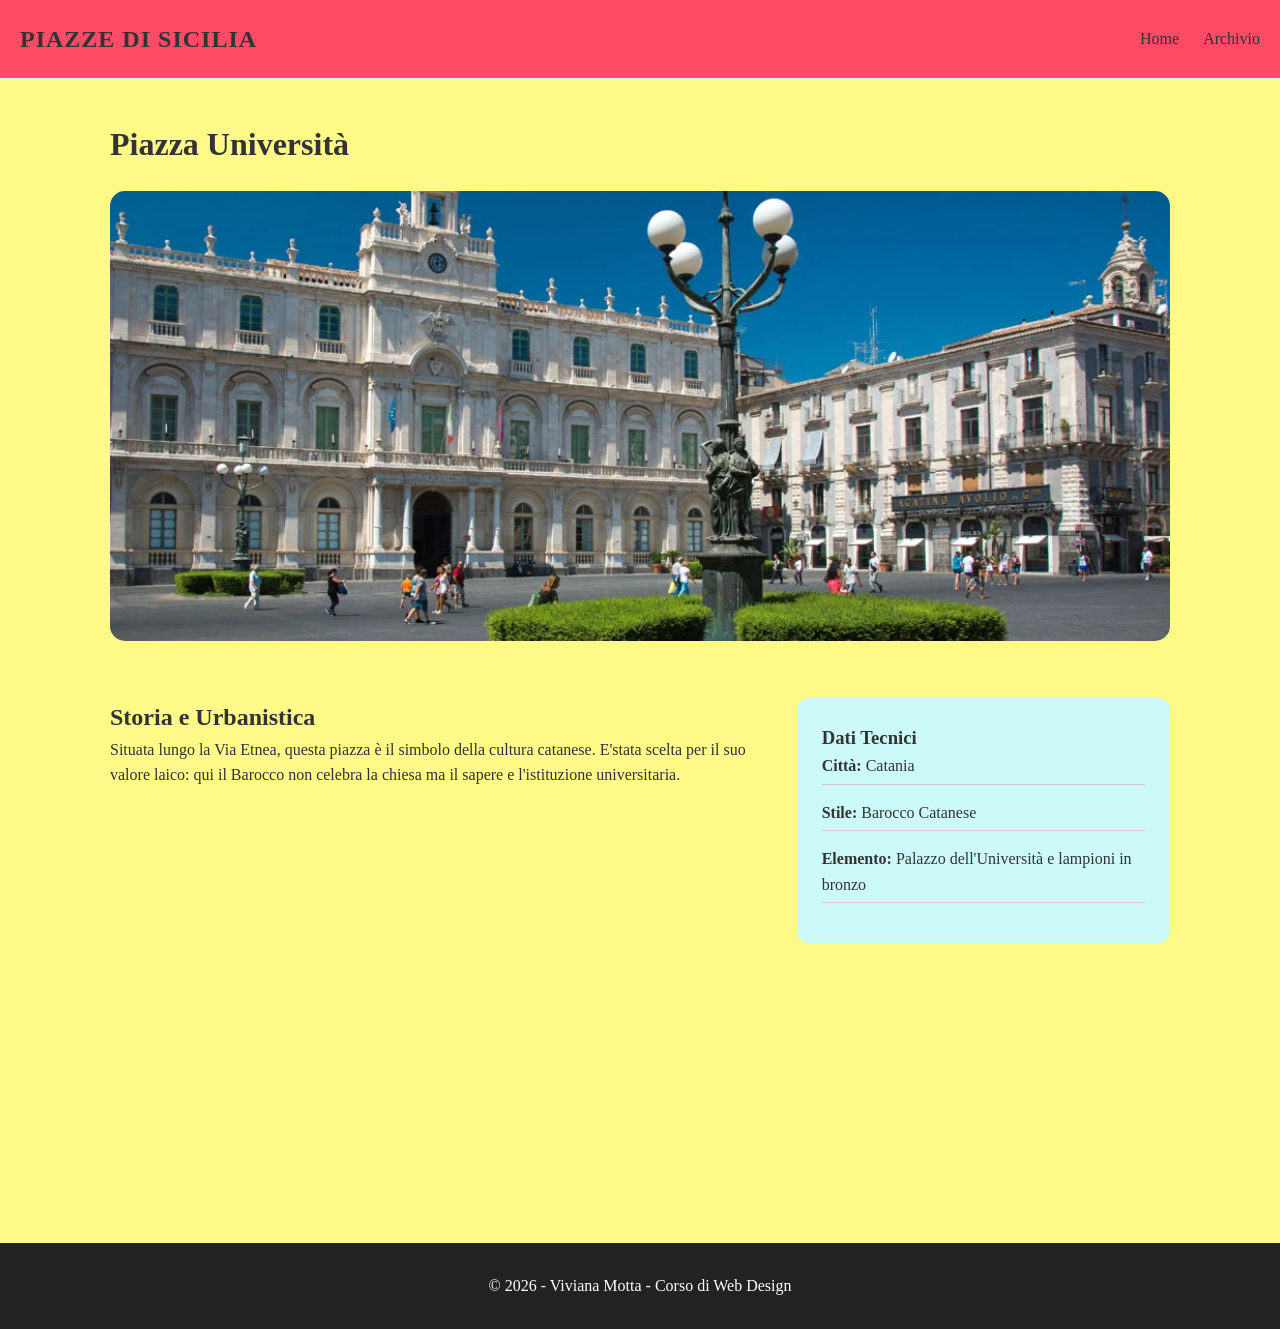
<file: piazze/piazza-universita.html>
<!DOCTYPE html>
<html lang="it">
<head>
    <meta charset="UTF-8">
    <meta name="viewport" content="width=device-width, initial-scale=1.0">
    <title>Piazza Università - Catania</title>
    <link rel="stylesheet" href="../style.css"> </head>
<body>
    <header>
        <div class="logo">PIAZZE DI SICILIA</div>
        <nav>
            <a href="../index.html">Home</a>
            <a href="../archivio.html">Archivio</a>
        </nav>
    </header>

    <main class="container">
        <h1>Piazza Università</h1>
        <div class="detail-header">
            <img src="../immagini/piazza-universita-2.jpg" alt="Piazza Università">
        </div>

        <div class="content-flex">
            <article class="storia">
                <h2>Storia e Urbanistica</h2>
                <p>Situata lungo la Via Etnea, questa piazza è il simbolo della cultura catanese. E'stata scelta per il suo valore
                    laico: qui il Barocco non celebra la chiesa ma il sapere e l'istituzione universitaria.</p>
            </article>

            <aside class="dati-box">
                <h3>Dati Tecnici</h3>
                <ul>
                    <li><strong>Città:</strong> Catania</li>
                    <li><strong>Stile:</strong> Barocco Catanese</li>
                    <li><strong>Elemento:</strong> Palazzo dell'Università e lampioni in bronzo</li>
                </ul>
            </aside>
        </div>
    </main>

    <footer>
        <p>© 2026 - Viviana Motta - Corso di Web Design</p>
    </footer>
</body>
</html>
</file>
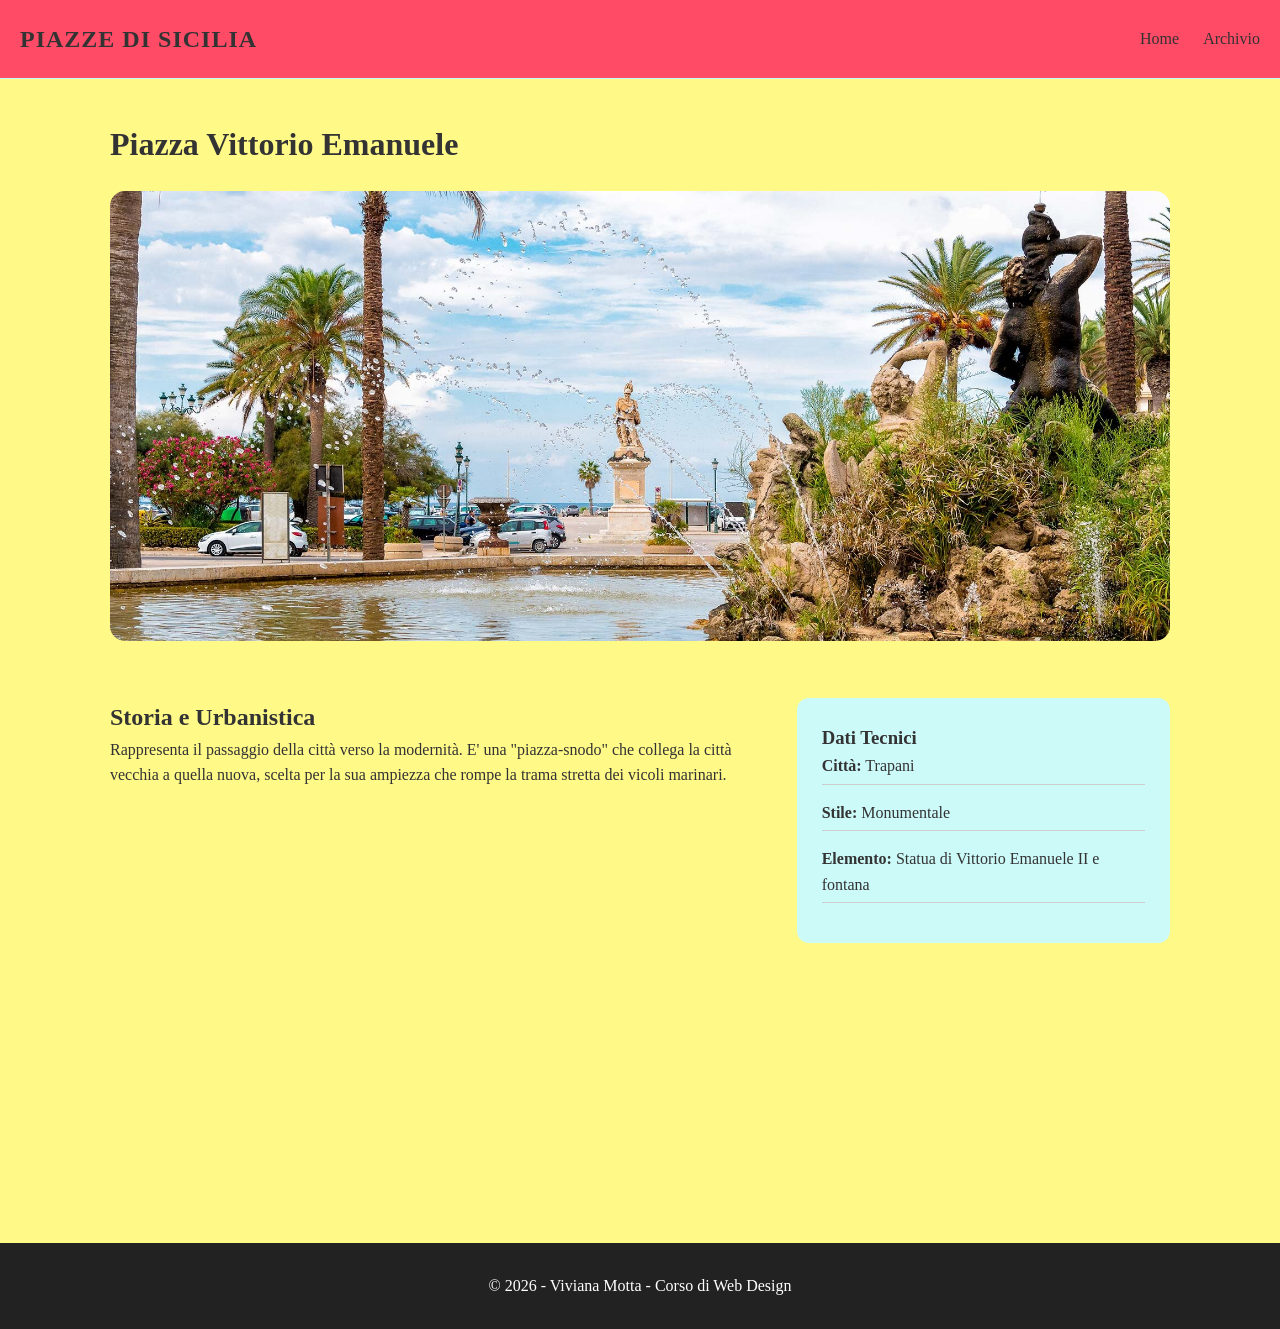
<file: piazze/piazza-vittorio-emanuele.html>
<!DOCTYPE html>
<html lang="it">
<head>
    <meta charset="UTF-8">
    <meta name="viewport" content="width=device-width, initial-scale=1.0">
    <title>Piazza Vittorio Emanuele - Trapani</title>
    <link rel="stylesheet" href="../style.css"> </head>
<body>
    <header>
        <div class="logo">PIAZZE DI SICILIA</div>
        <nav>
            <a href="../index.html">Home</a>
            <a href="../archivio.html">Archivio</a>
        </nav>
    </header>

    <main class="container">
        <h1>Piazza Vittorio Emanuele</h1>
        <div class="detail-header">
            <img src="../immagini/piazza-vittorio-emanuele.jpg" alt="Piazza Vittorio Emanuele">
        </div>

        <div class="content-flex">
            <article class="storia">
                <h2>Storia e Urbanistica</h2>
                <p>Rappresenta il passaggio della città verso la modernità. E' una "piazza-snodo" che collega la città vecchia
                    a quella nuova, scelta per la sua ampiezza che rompe la trama stretta dei vicoli marinari.</p>
            </article>

            <aside class="dati-box">
                <h3>Dati Tecnici</h3>
                <ul>
                    <li><strong>Città:</strong> Trapani</li>
                    <li><strong>Stile:</strong> Monumentale</li>
                    <li><strong>Elemento:</strong> Statua di Vittorio Emanuele II e fontana</li>
                </ul>
            </aside>
        </div>
    </main>

    <footer>
        <p>© 2026 - Viviana Motta - Corso di Web Design</p>
    </footer>
</body>
</html>
</file>
<file: style.css>
/* --- RESET E BASI --- */
* { box-sizing: border-box; margin: 0; padding: 0; }
body { font-family:Georgia, 'Times New Roman', Times, serif; line-height: 1.6; color: #333; background-color: #fff988; }

/* --- NAVIGAZIONE (HEADER) --- */
header { background: #ff4b66; padding: 20px; border-bottom: 1px solid #bafffe; display: flex; justify-content: space-between; align-items: center; position: sticky; top: 0; z-index: 1000; }
.logo { font-weight: bold; font-size: 1.5rem; letter-spacing: 1px; }
nav a { text-decoration: none; color: #333; margin-left: 20px; font-weight: 500; transition: 0.3s; }
nav a:hover { color: #656565; }



/* --- GRIGLIA ARCHIVIO (RESPONSIVE) --- */
.container { max-width: 1100px; margin: 40px auto; padding: 0 20px; }
.grid-piazze { 
    display: grid; 
    grid-template-columns: repeat(auto-fit, minmax(300px, 1fr)); 
    gap: 30px; 
}

/* --- ANIMAZIONE CARD (HOVER ZOOM) --- */
.card { background: #ccfaf9; border-radius: 12px; overflow: hidden; box-shadow: 0 4px 15px rgba(0,0,0,0.1); text-decoration: none; color: inherit; transition: 0.4s; }
.card-img-container { height: 220px; overflow: hidden; position: relative; }
.card-img-container img { width: 100%; height: 100%; object-fit: cover; transition: transform 0.6s cubic-bezier(0.25, 0.46, 0.45, 0.94); }

.card:hover { transform: translateY(-5px); box-shadow: 0 12px 25px rgba(0,0,0,0.2); }
.card:hover img { transform: scale(1.15); } /* LO ZOOM */

.card-text { padding: 20px; text-align: center; }

/* --- PAGINA DETTAGLIO (FLEXBOX) --- */
.detail-header img { width: 100%; height: 450px; object-fit: cover; border-radius: 15px; margin: 20px 0; }
.content-flex { display: flex; gap: 40px; flex-wrap: wrap; margin-top: 30px; }
.storia { flex: 2; min-width: 300px; }
.dati-box { flex: 1; background: #ccfaf9; padding: 25px; border-radius: 12px; min-width: 260px; height: fit-content; }
.dati-box li { list-style: none; margin-bottom: 15px; border-bottom: 1px solid #ccc; padding-bottom: 5px; }

.btn {
    display: inline-block;
    padding: 12px 30px;
    background-color: #5b5b5b;
    color: white;
    text-decoration: none;
    border-radius: 5px;
    font-weight: bold;
    transition: 0.3s;
}
.btn:hover { background-color: #ff4b66; }

/* --- STILE PAGINA INFO --- */
.info-layout {
    display: flex;
    flex-direction: column;
    align-items: center;
    gap: 40px;
    margin-top: 20px;
}

.info-content {
    display: grid;
    grid-template-columns: repeat(auto-fit, minmax(280px, 1fr));
    gap: 25px;
    width: 100%;
}

.info-block {
    background: #bafffe; /* Un azzurrino chiaro per staccare dal giallo dello sfondo */
    padding: 25px;
    border-radius: 12px;
    border-left: 5px solid #ff4b66; /* Un richiamo al rosso dell'header */
}

.info-block h2 {
    margin-bottom: 15px;
    color: #333;
}


/* --- CODICE DEFINITIVO RESPONSIVE (EFFETTO PC) --- */
@media screen and (max-width: 600px) {

 /* 1. HEADER: Lo riportiamo orizzontale come su PC */
    header {
        display: flex !important;
        flex-direction: row !important;
        justify-content: space-between !important;
        align-items: center !important;
        padding: 10px 15px !important;
    }

    header h1 {
        font-size: 16px !important; /* Più piccolo per stare a sinistra */
        margin: 0 !important;
        text-align: left !important;
    }

    nav ul {
        display: flex !important;
        flex-direction: row !important;
        gap: 10px !important; /* Distanza tra Home, Archivio, Info */
        margin: 0 !important;
        padding: 0 !important;
        list-style: none !important;
    }

    nav a {
        font-size: 13px !important; /* Leggibile ma compatto */
    }

    /* 2. CORPO DELLA PAGINA: Margini laterali (Effetto PC) */
    main {
        padding: 0 20px !important; /* Questo stacca i box dai bordi del vetro */
        display: flex;
        flex-direction: column;
        align-items: center;
    }

    /* Titolo giallo centrale rimpicciolito */
    main h1 {
        font-size: 26px !important;
        text-align: center;
        margin: 20px 0 !important;
    }

    /* 3. BOX E IMMAGINI: Per farli sembrare schede */
    .box-contenitore, .piazza-card, section {
        width: 100% !important;
        max-width: 100% !important;
        margin-bottom: 25px !important;
        border-radius: 12px !important; /* Arrotonda gli angoli come su Figma */
        overflow: hidden;
    }

    img {
        width: 100% !important;
        height: auto !important;
        display: block;
    }

    /* 4. TESTI DESCRITTIVI */
    p {
        font-size: 16px !important;
        line-height: 1.5 !important;
        padding: 0 5px !important; /* Un po' di respiro dentro i box */
    }

    h2 {
        font-size: 20px !important;
        margin-top: 15px !important;
    }
   
}

/* --- FOOTER --- */
footer { background: #222; color: #fff; text-align: center; padding: 30px; margin-top:300px; }
</file>
